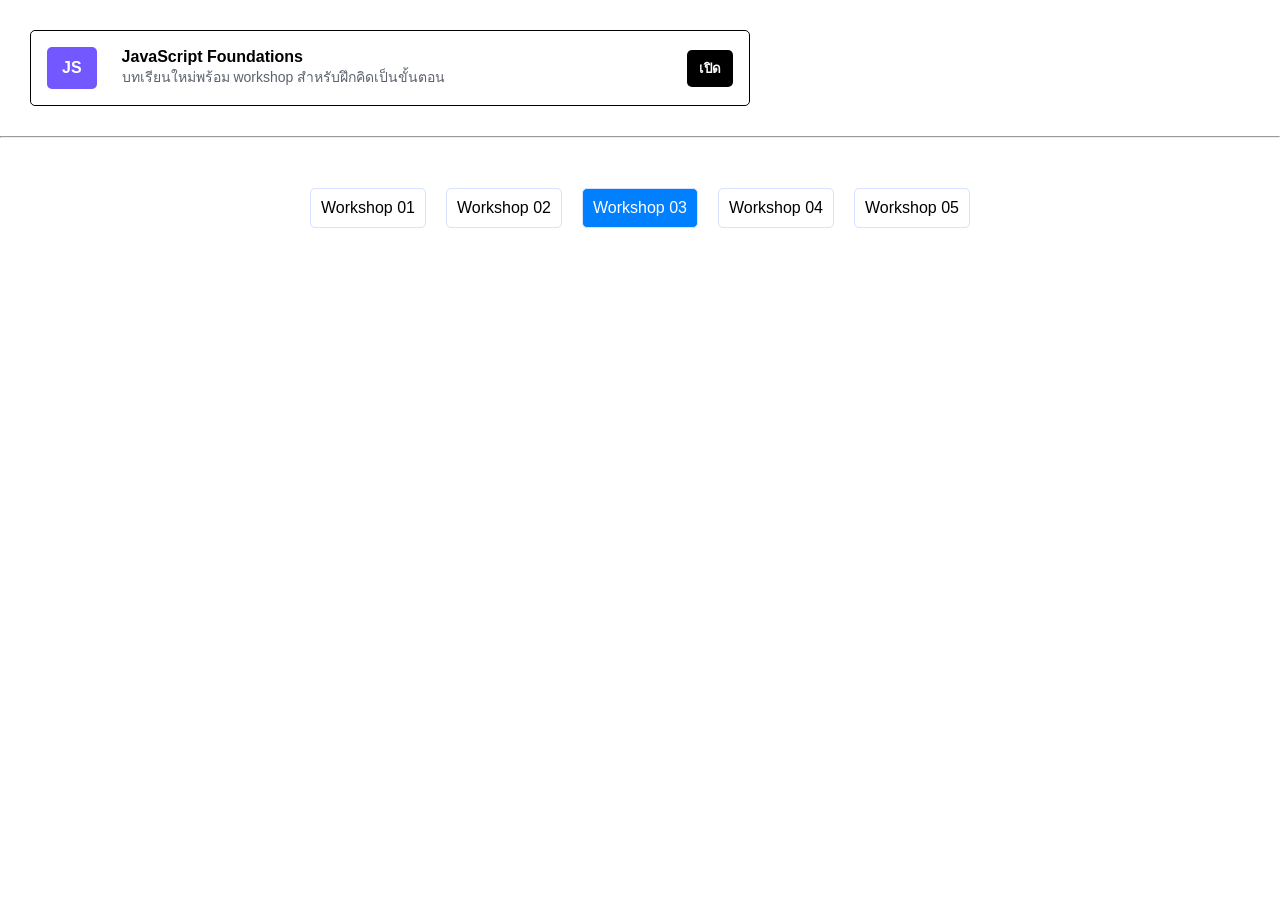
<file: workshop3.html>
<!doctype html>
<html lang="en">
  <head>
    <meta charset="UTF-8" />
    <meta name="viewport" content="width=device-width, initial-scale=1.0" />
    <link rel="stylesheet" href="workshop3.css" />
    <link rel="stylesheet" href="./menu.css" />
    <title>Workshop3</title>
  </head>
  <body>
    <article class="media">
      <div class="avatar">JS</div>

      <div class="media__content">
        <p class="media__title">JavaScript Foundations</p>
        <p class="media__meta">
          บทเรียนใหม่พร้อม workshop สำหรับฝึกคิดเป็นขั้นตอน
        </p>
      </div>

      <button class="media__action">เปิด</button>
    </article>

    <hr />
    <div class="menu">
      <a href="./index.html">Workshop 01</a>
      <a href="./workshop2.html">Workshop 02</a>
      <a href="./workshop3.html" class="active">Workshop 03</a>
      <a href="./workshop4.html">Workshop 04</a>
      <a href="./workshop5.html">Workshop 05</a>
    </div>
  </body>
</html>
</file>
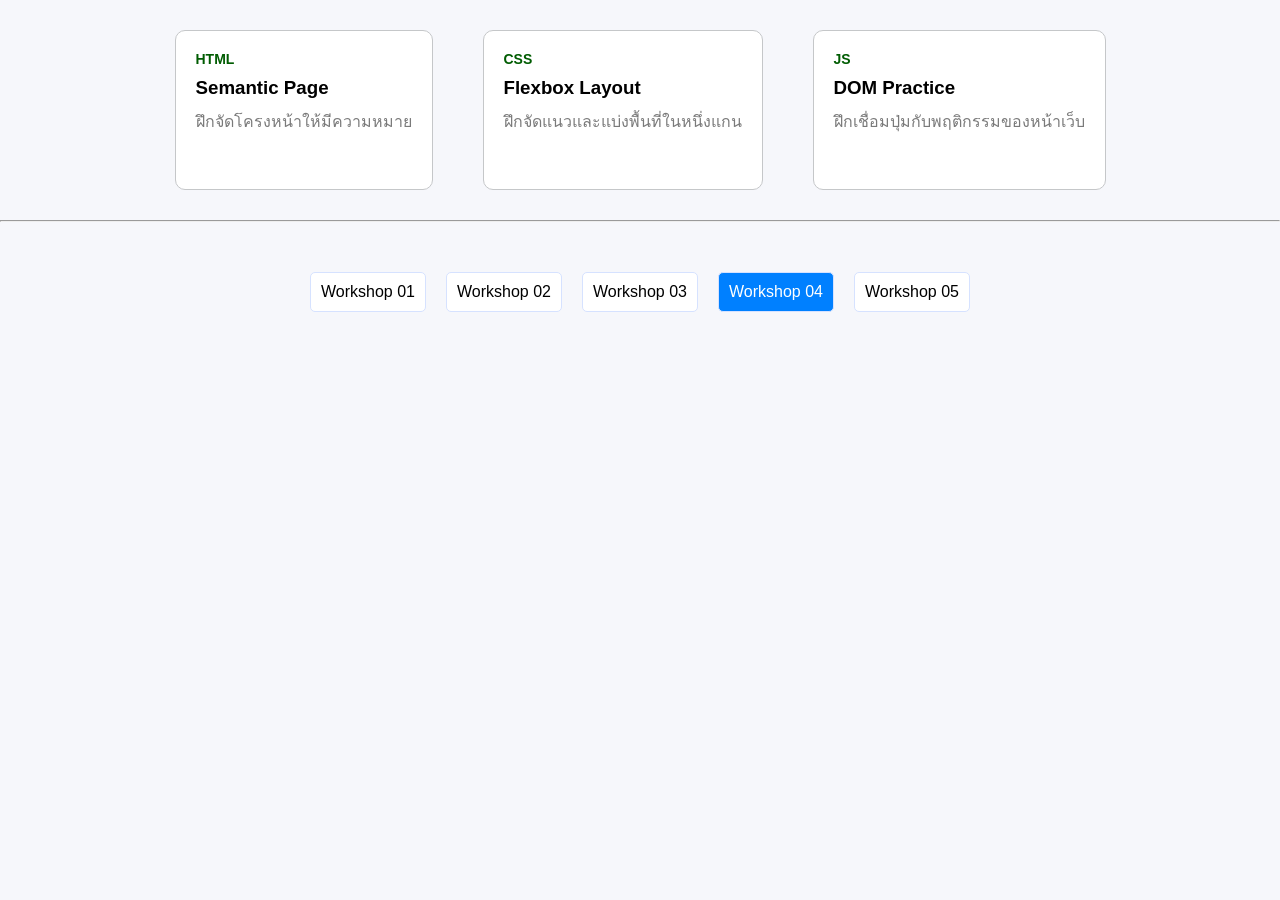
<file: workshop4.html>
<!doctype html>
<html lang="en">
  <head>
    <meta charset="UTF-8" />
    <meta name="viewport" content="width=device-width, initial-scale=1.0" />
    <link rel="stylesheet" href="./workshop4.css" />
    <link rel="stylesheet" href="./menu.css" />
    <title>Workshop4</title>
  </head>
  <body>
    <section class="card-list">
      <article class="card">
        <p class="card__eyebrow">HTML</p>
        <h3>Semantic Page</h3>
        <p>ฝึกจัดโครงหน้าให้มีความหมาย</p>
      </article>

      <article class="card">
        <p class="card__eyebrow">CSS</p>
        <h3>Flexbox Layout</h3>
        <p>ฝึกจัดแนวและแบ่งพื้นที่ในหนึ่งแกน</p>
      </article>

      <article class="card">
        <p class="card__eyebrow">JS</p>
        <h3>DOM Practice</h3>
        <p>ฝึกเชื่อมปุ่มกับพฤติกรรมของหน้าเว็บ</p>
      </article>
    </section>
    <hr />
    <div class="menu">
      <a href="./index.html">Workshop 01</a>
      <a href="./workshop2.html">Workshop 02</a>
      <a href="./workshop3.html">Workshop 03</a>
      <a href="./workshop4.html" class="active">Workshop 04</a>
      <a href="./workshop5.html">Workshop 05</a>
    </div>
  </body>
</html>
</file>
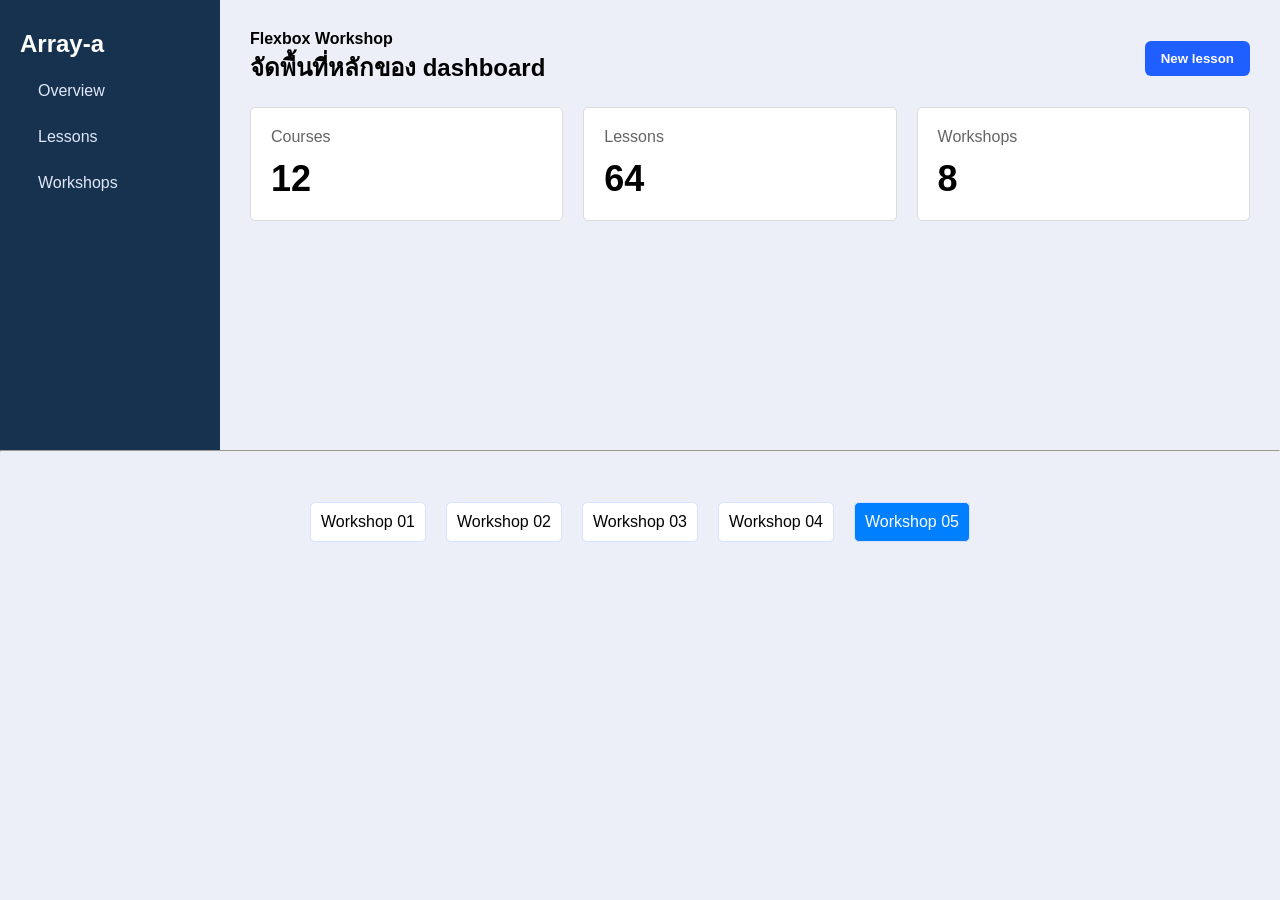
<file: workshop5.html>
<!doctype html>
<html lang="en">
  <head>
    <meta charset="UTF-8" />
    <meta name="viewport" content="width=device-width, initial-scale=1.0" />
    <link rel="stylesheet" href="./workshop5.css" />
    <link rel="stylesheet" href="./menu.css" />
    <title>Workshop5</title>
  </head>
  <body>
    <main class="dashboard">
      <aside class="sidebar">
        <p class="logo">Array-a</p>
        <a href="#">Overview</a>
        <a href="#">Lessons</a>
        <a href="#">Workshops</a>
      </aside>

      <section class="main">
        <div class="topbar">
          <div>
            <p class="label">Flexbox Workshop</p>
            <h1>จัดพื้นที่หลักของ dashboard</h1>
          </div>
          <button>New lesson</button>
        </div>

        <div class="summary">
          <article>Courses<br /><strong>12</strong></article>
          <article>Lessons<br /><strong>64</strong></article>
          <article>Workshops<br /><strong>8</strong></article>
        </div>
      </section>
    </main>
    <hr />
    <div class="menu">
      <a href="./index.html">Workshop 01</a>
      <a href="./workshop2.html">Workshop 02</a>
      <a href="./workshop3.html">Workshop 03</a>
      <a href="./workshop4.html">Workshop 04</a>
      <a href="./workshop5.html" class="active">Workshop 05</a>
    </div>
  </body>
</html>
</file>
<file: workshop3.css>
* {
  box-sizing: border-box;
  margin: 0;
  padding: 0;
}

body {
  font-family: sans-serif;
}

.media {
  width: 720px;
  display: flex;
  justify-content: center;
  align-items: center;
  padding: 16px;
  border: 1px solid;
  border-radius: 5px;
  margin: 30px;
}

.avatar {
  border-radius: 5px;
  padding: 12px 15px;
  margin-right: 10px;
  background-color: hsl(250, 100%, 67%);
  color: #fff;
  font-weight: 700;
}

.media__content {
  padding: 0px 15px;
  margin-right: 10px;
  flex-grow: 1;
}

.media__title {
  font-weight: 800;
}

.media__meta {
  font-size: 14px;
  color: hsl(222, 10%, 40%);
}

.media__action {
  padding: 8px 12px;
  border: none;
  border-radius: 5px;
  background-color: black;
  color: #fff;
  font-weight: 700;
}
</file>
<file: menu.css>
.menu {
  margin-top: 50px;
  display: flex;
  justify-content: center;
  gap: 20px;
}

.menu a {
  border: 1px solid hsl(223, 100%, 92%);
  border-radius: 5px;
  text-decoration: none;
  color: black;
  padding: 10px;
  background-color: hsl(0, 0%, 100%);
}
.menu a:hover {
  background-color: hsl(210, 100%, 50%);
  color: #fff;
  transition: background-color 0.3s ease;
}

.menu .active {
  background-color: hsl(210, 100%, 50%);
  color: #fff;
}
</file>
<file: workshop4.css>
* {
  box-sizing: border-box;
  margin: 0;
  padding: 0;
}

body {
  font-family: sans-serif;
  background: #f6f7fb;
}

.card-list {
  display: flex;
  justify-content: center;
  gap: 50px;
  padding: 30px;
}

.card {
  background-color: #fff;
  min-height: 160px;
  padding: 20px;
  border: 1px solid hsl(210, 4%, 78%);
  border-radius: 10px;
  display: flex;
  justify-content: flex-start;
  flex-direction: column;
  gap: 10px;
}

.card .card__eyebrow {
  font-size: 14px;
  font-weight: 700;
  color: hsl(121, 100%, 18%);
}

.card p {
  color: hsl(0, 0%, 48%);
}
</file>
<file: workshop5.css>
* {
  box-sizing: border-box;
  margin: 0;
  padding: 0;
}

body {
  font-family: sans-serif;
  background: #eceff7;
}

.dashboard {
  display: flex;
  height: 50vh;
}

.sidebar {
  flex: 0 0 220px;
  display: flex;
  flex-direction: column;
  padding: 20px;
  background: #16324f;
  color: #ffffff;
}

.sidebar .logo {
  font-size: 24px;
  font-weight: 900;
  margin: 10px 0;
}

.sidebar a {
  text-decoration: none;
  padding: 14px 18px;
  color: #e2e7f9;
}

.sidebar a:hover {
  background: rgba(255, 255, 255, 0.12);
  border-radius: 5px;
}

.main {
  padding: 30px;
  flex-grow: 1;
}

.topbar {
  display: flex;
  justify-content: space-between;
  margin-bottom: 20px;
  align-items: center;
}

.topbar button {
  padding: 10px 16px;
  color: #ffffff;
  background: #1f5eff;
  border: 0;
  border-radius: 6px;
  font-weight: 700;
}

.label {
  font-weight: 900;
}

.summary {
  display: flex;
  gap: 20px;
}

article {
  display: flex;
  flex-direction: column;
  border: 1px solid rgb(220, 219, 219);
  border-radius: 5px;
  flex-grow: 1;
  padding: 20px;
  gap: 12px;
  color: rgb(101, 100, 100);
  background-color: #fff;
}

article strong {
  font-size: 36px;
  color: black;
}
</file>
